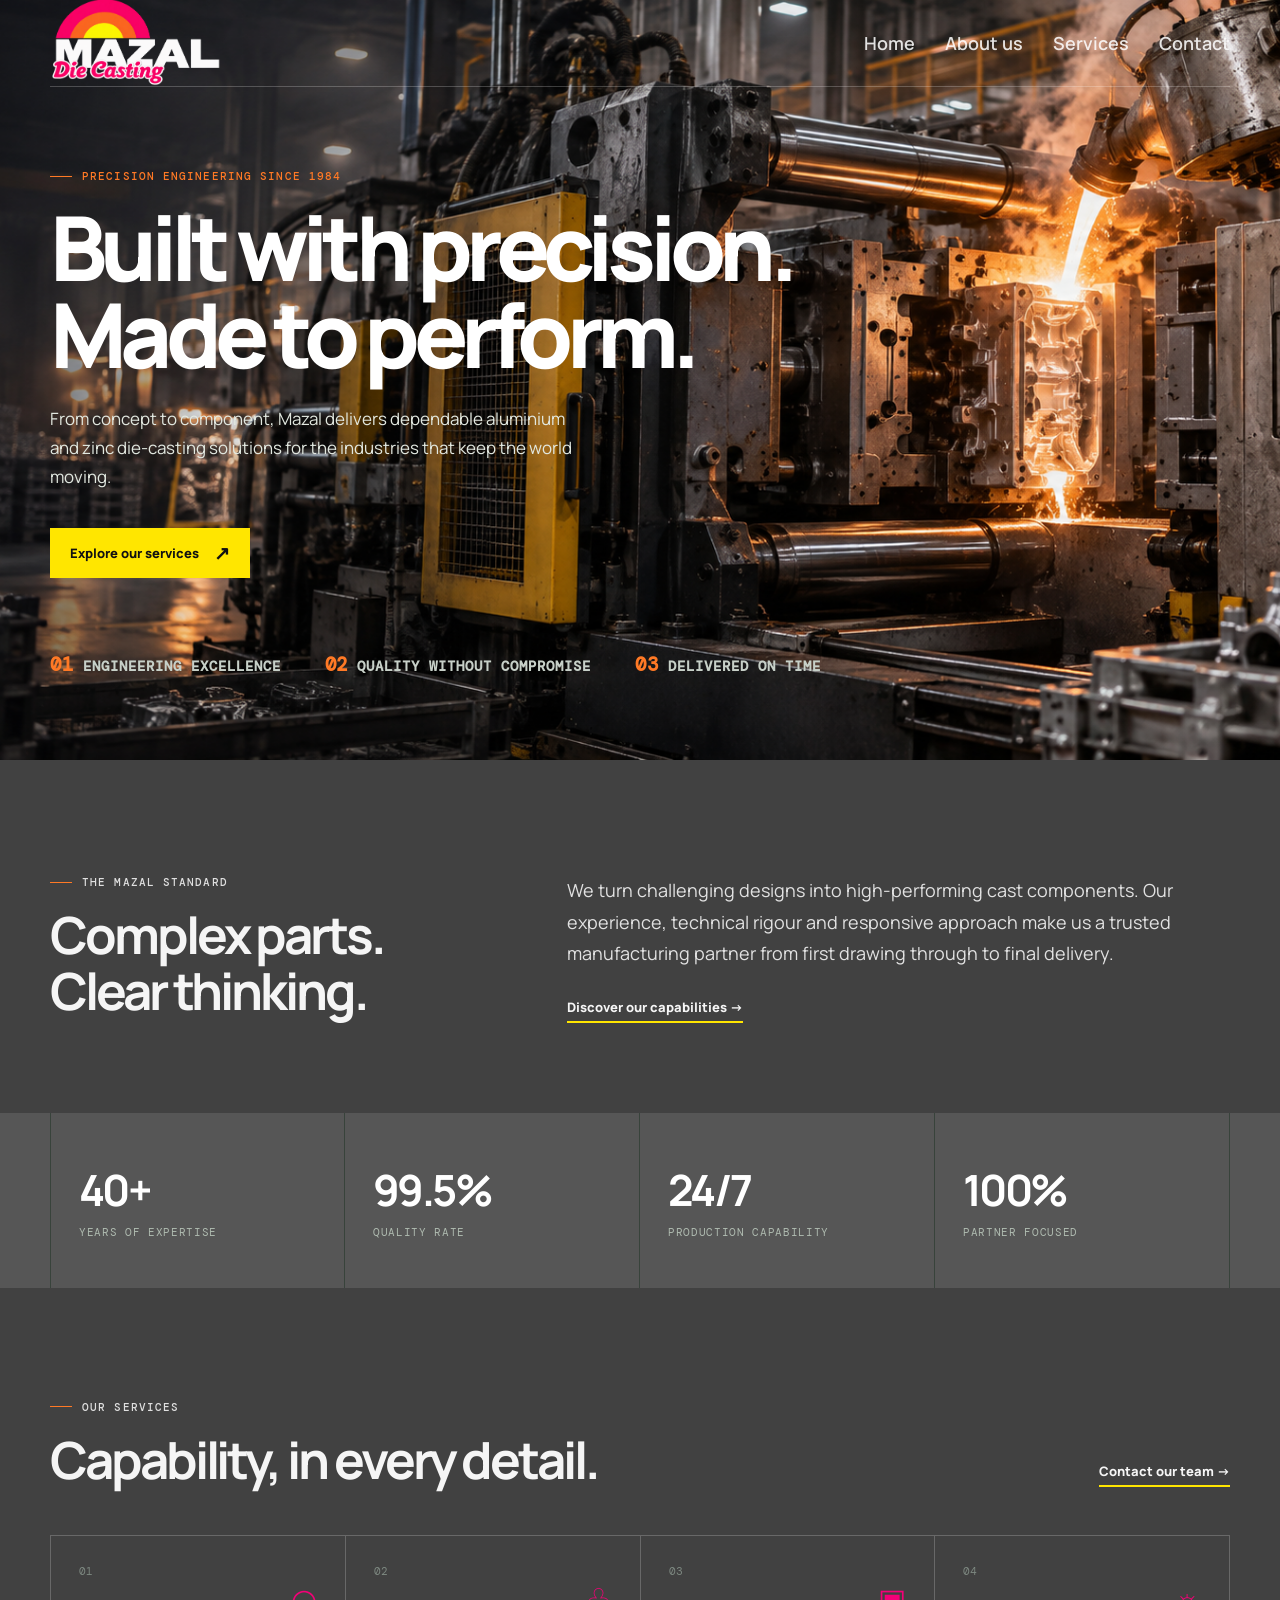
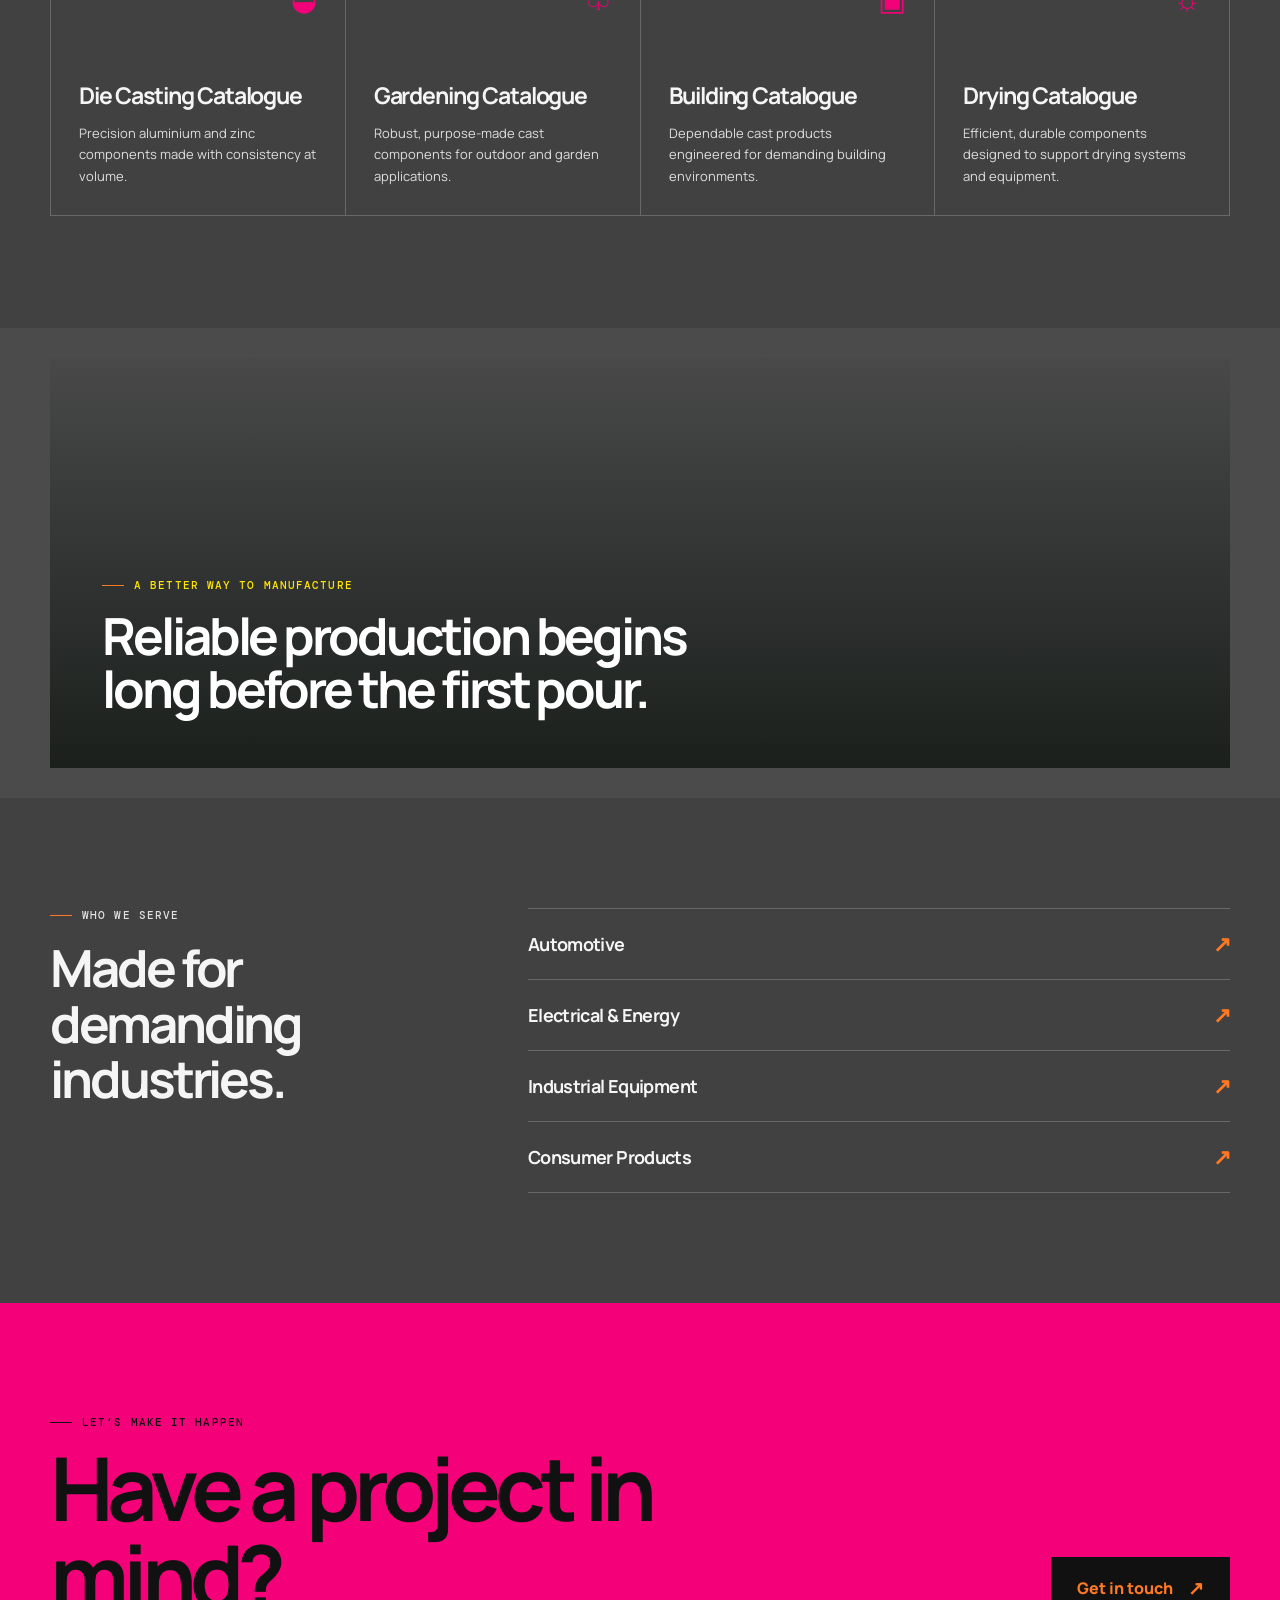
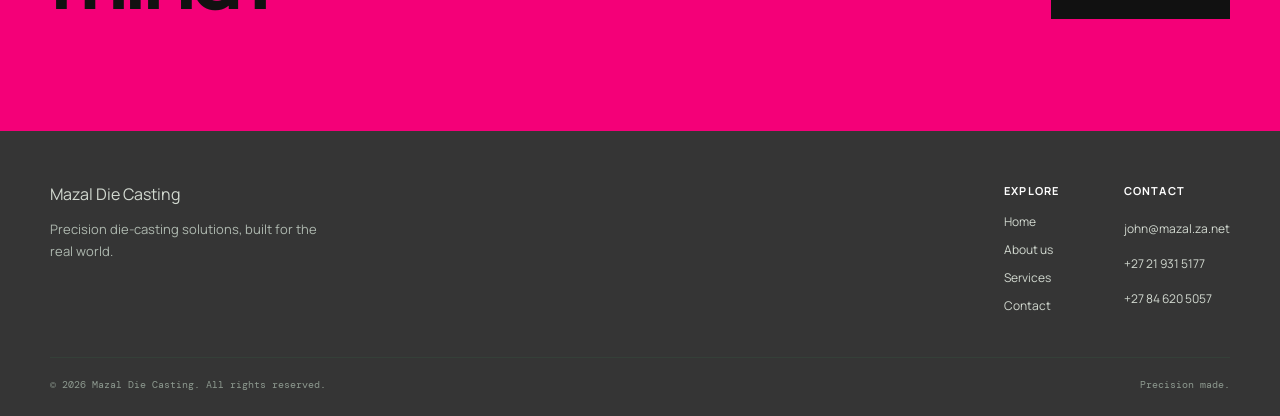
<file: index.html>
<!doctype html>
<html lang="en">
  <head>
    <meta charset="UTF-8" />
    <meta name="viewport" content="width=device-width, initial-scale=1.0" />
    <meta name="description" content="Mazal Die Casting — precision aluminium and zinc die casting solutions." />
    <title>Mazal Die Casting | Precision Made</title>
    <link rel="preconnect" href="https://fonts.googleapis.com" />
    <link rel="preconnect" href="https://fonts.gstatic.com" crossorigin />
    <link href="https://fonts.googleapis.com/css2?family=DM+Mono:wght@400;500&family=Manrope:wght@400;500;600;700;800&display=swap" rel="stylesheet" />
    <style>
:root {
  --ink: #f5f5f5;
  --paper: #414141;
  --white: #fff;
  --lime: #ffe600;
  --pink: #f40078;
  --orange: #ff7925;
  --steel: #6b6b6b;
  --line: #686868;
  --dark: #4a4a4a;
}
* {
  box-sizing: border-box;
}
html {
  scroll-behavior: smooth;
}
body {
  margin: 0;
  background: var(--paper);
  color: var(--ink);
  font-family: Manrope,Arial,sans-serif;
}
a {
  color: inherit;
  text-decoration: none;
}
.wrap {
  width: min(1180px, calc(100% - 48px));
  margin: auto;
}
.eyebrow {
  display: flex;
  gap: 10px;
  align-items: center;
  color: #e0e0e0;
  font: 500 11px/1.3 "DM Mono",monospace;
  text-transform: uppercase;
  letter-spacing: .1em;
}
.eyebrow:before {
  content: "";
  width: 22px;
  height: 1px;
  background: var(--orange);
}
header {
  position: absolute;
  width: 100%;
  z-index: 5;
  color: white;
}
.nav {
  height: 87px;
  display: flex;
  align-items: center;
  justify-content: space-between;
  border-bottom: 1px solid rgba(255,255,255,.22);
}
.logo { display: inline-flex; align-items: center; }
.logo img { display: block; width: 175px; height: auto; }
nav {
  display: flex;
  align-items: center;
  gap: 30px;
  font-size: 18px;
  font-weight: 600;
}
nav a {
  opacity: .86;
  transition: .2s;
}
nav a:hover {
  opacity: 1;
  color: var(--lime)
}
.nav-button {
  padding: 11px 17px;
  background: var(--lime);
  color: var(--ink)!important;
  opacity: 1!important
}
.menu {
  display: none;
  border: 0;
  background: none;
  color: #fff;
  font-size: 24px;
  cursor: pointer;
}
.hero {
  min-height: 760px;
  display: flex;
  align-items: flex-end;
  padding: 154px 0 68px;
  color: #fff;
  background: url('assets/hero-die-casting-machine.png') center/cover;
}
.hero-content {
  max-width: 790px
}
.hero h1 {
  font-size: clamp(48px,7vw,92px);
  line-height: .98;
  letter-spacing: -.075em;
  margin: 19px 0 27px;
  font-weight: 800
}
.hero p {
  max-width: 530px;
  font-size: 17px;
  line-height: 1.7;
  color: #e2e8e0;
  margin: 0 0 36px
}
.cta {
  display: inline-flex;
  gap: 15px;
  align-items: center;
  background: var(--lime);
  color: #111;
  font-weight: 800;
  font-size: 13px;
  padding: 16px 20px;
  transition: .2s
}
.cta:hover {
  transform: translateY(-3px);
  box-shadow: 0 8px 24px #0004
}
.arrow {
  font-size: 19px;
  line-height: 0
}
.hero-bottom {
  margin-top: 74px;
  display: flex;
  gap: 44px;
  font: 600 14px "DM Mono",monospace;
  text-transform: uppercase;
  letter-spacing: .07em;
  color: #c7d0c8
}
.hero-bottom b {
  color: var(--orange);
  font-size: 19px;
  font-weight: 700
}
.hero .eyebrow { color: var(--orange)!important; }
.intro {
  padding: 115px 0 90px;
  display: grid;
  grid-template-columns: 1fr 1.55fr;
  gap: 90px;
}
.intro h2,.section-title {
  font-size: clamp(32px,4vw,54px);
  line-height: 1.08;
  letter-spacing: -.06em;
  margin: 18px 0 0
}
.intro p {
  font-size: 18px;
  line-height: 1.75;
  margin: 0;
  color: #e1e1e1
}
.text-link {
  display: inline-flex;
  margin-top: 28px;
  font-size: 13px;
  font-weight: 800;
  border-bottom: 2px solid var(--lime);
  padding-bottom: 5px
}
.stats {
  background: #565656;
  color: #fff
}
.stat-grid {
  display: grid;
  grid-template-columns: repeat(4,1fr)
}
.stat {
  padding: 47px 28px;
  border-right: 1px solid #38433b
}
.stat:first-child {
  border-left: 1px solid #38433b
}
.stat strong {
  display: block;
  font-size: 43px;
  letter-spacing: -.06em
}
.stat span {
  font: 11px "DM Mono",monospace;
  text-transform: uppercase;
  color: #afbbb0;
  letter-spacing: .06em
}
.services {
  padding: 112px 0
}
.section-head {
  display: flex;
  justify-content: space-between;
  align-items: end;
  margin-bottom: 48px
}
.service-grid {
  display: grid;
  grid-template-columns: repeat(4,1fr);
  border-top: 1px solid var(--line);
  border-left: 1px solid var(--line)
}
.service {
  min-height: 280px;
  padding: 28px;
  border-right: 1px solid var(--line);
  border-bottom: 1px solid var(--line);
  display: flex;
  flex-direction: column;
  transition: transform .25s ease,box-shadow .25s ease
}
.service:hover {
  transform: translateY(-9px);
  box-shadow: 0 16px 28px rgba(0,0,0,.28);
  position: relative;
  z-index: 1
}
.service-num {
  font: 11px "DM Mono",monospace;
  color: #7d8880
}
.service h3 {
  font-size: 23px;
  letter-spacing: -.05em;
  margin: auto 0 12px
}
.service p {
  font-size: 13px;
  line-height: 1.65;
  color: #dedede;
  margin: 0
}
.service-icon {
  font-size: 30px;
  color: var(--pink);
  text-align: right
}
.feature {
  background: #4b4b4b;
  padding: 30px 0
}
.feature-inner {
  min-height: 410px;
  padding: 52px;
  display: flex;
  align-items: flex-end;
  background: linear-gradient(0deg,rgba(11,18,14,.76),rgba(11,18,14,.04)),url('https://images.unsplash.com/photo-1537462715879-360eeb61a0ad?auto=format&fit=crop&w=1800&q=85') center/cover;
  color: #fff
}
.feature h2 {
  font-size: clamp(31px,4vw,54px);
  line-height: 1.05;
  letter-spacing: -.06em;
  max-width: 670px;
  margin: 16px 0 0
}
.industries {
  padding: 110px 0;
  display: grid;
  grid-template-columns: .85fr 1.5fr;
  gap: 80px
}
.industry-list {
  border-top: 1px solid var(--line)
}
.industry {
  display: flex;
  justify-content: space-between;
  align-items: center;
  padding: 20px 0;
  border-bottom: 1px solid var(--line);
  font-size: 18px;
  font-weight: 700;
  letter-spacing: -.035em
}
.industry span {
  color: var(--orange);
  font-size: 22px
}
.contact {
  background: var(--pink);
  color: #111;
  padding: 112px 0
}
.contact-inner {
  display: flex;
  justify-content: space-between;
  align-items: end;
  gap: 30px
}
.contact h2 {
  font-size: clamp(52px,7vw,88px);
  line-height: 1;
  letter-spacing: -.07em;
  margin: 14px 0 0;
  max-width: 760px
}
.contact .cta {
  background: #111;
  color: var(--orange);
  font-size: 16px;
  padding: 20px 26px;
  white-space: nowrap
}
.contact .eyebrow { color: #111!important; }
.contact .eyebrow:before { background: #111; }
footer {
  background: #353535;
  color: #d2d9d0;
  padding: 52px 0 25px
}
.footer-top {
  display: flex;
  justify-content: space-between;
  gap: 20px;
  padding-bottom: 43px
}
.footer-top p {
  font-size: 13px;
  line-height: 1.7;
  color: #aeb8af;
  max-width: 270px
}
.footer-links {
  display: flex;
  gap: 65px
}
.footer-links div {
  display: grid;
  gap: 11px;
  font-size: 12px
}
.footer-links strong {
  color: #fff;
  font-size: 11px;
  text-transform: uppercase;
  letter-spacing: .1em;
  margin-bottom: 4px
}
.footer-bottom {
  border-top: 1px solid #344038;
  padding-top: 20px;
  display: flex;
  justify-content: space-between;
  font: 10px "DM Mono",monospace;
  color: #8d998f
}
@media(max-width:900px) and (min-width:701px) {
  .service-grid {
    grid-template-columns: 1fr 1fr
  }
}
@media(max-width:700px) {
  .wrap {
    width: min(100% - 34px,1180px)
  }
  .nav {
    height: 70px
  }
  nav {
    display: none
  }
  .menu {
    display: block
  }
  .hero {
    min-height: 660px;
    padding: 135px 0 38px;
    background-position: 63% center
  }
  .hero h1 {
    font-size: 55px
  }
  .hero p {
    font-size: 15px
  }
  .hero-bottom {
    margin-top: 55px;
    gap: 16px;
    flex-wrap: wrap;
    font-size: 11px
  }
  .intro,.industries {
    grid-template-columns: 1fr;
    gap: 35px;
    padding: 75px 0
  }
  .intro p {
    font-size: 16px
  }
  .stat-grid {
    grid-template-columns: 1fr 1fr
  }
  .stat {
    padding: 28px 17px;
    border-bottom: 1px solid #38433b
  }
  .stat:nth-child(3) {
    border-left: 1px solid #38433b
  }
  .stat strong {
    font-size: 32px
  }
  .services {
    padding: 75px 0
  }
  .section-head {
    align-items: start
  }
  .section-head .text-link {
    display: none
  }
  .service-grid {
    grid-template-columns: 1fr
  }
  .service {
    min-height: 195px
  }
  .feature {
    padding: 18px 0
  }
  .feature-inner {
    min-height: 350px;
    padding: 28px
  }
  .contact {
    padding: 82px 0
  }
  .contact-inner,.footer-top {
    align-items: flex-start;
    flex-direction: column
  }
  .footer-links {
    gap: 42px
  }
  .footer-bottom {
    gap: 15px;
    flex-direction: column
  }
  .mobile-nav {
    display: flex!important;
    position: absolute;
    top: 70px;
    left: 0;
    right: 0;
    padding: 22px 24px;
    background: var(--dark);
    flex-direction: column;
    align-items: flex-start;
    gap: 20px
  }
  .mobile-nav .nav-button {
    width: 100%;
    text-align: center
  }
}
    </style>
  </head>
  <body>
    <header>
      <div class="wrap nav">
        <a class="logo" href="#top" aria-label="Mazal Die Casting"><img src="assets/MazalDieCastingLogoWhite.png" alt="" onerror="this.style.display='none'" /></a>
        <nav id="nav">
          <a href="#top">Home</a>
          <a href="about.html">About us</a>
          <a href="#services">Services</a>
          <a href="#contact">Contact</a>
        </nav>
        <button class="menu" aria-label="Open menu" onclick="document.getElementById('nav').classList.toggle('mobile-nav')">☰</button>
      </div>
    </header>
    <main id="top">
      <section class="hero">
        <div class="wrap">
          <div class="eyebrow" style="color:var(--lime)">Precision engineering since 1984</div>
          <div class="hero-content">
            <h1>Built with precision.<br>Made to perform.</h1>
            <p>From concept to component, Mazal delivers dependable aluminium and zinc die-casting solutions for the industries that keep the world moving.</p>
            <a class="cta" href="#services">Explore our services <span class="arrow">↗</span>
          </a>
        </div>
        <div class="hero-bottom">
          <span>
            <b>01</b> Engineering excellence</span>
            <span>
              <b>02</b> Quality without compromise</span>
              <span>
                <b>03</b> Delivered on time</span>
              </div>
            </div>
          </section>
          <section class="wrap intro" id="about">
            <div>
              <div class="eyebrow">The Mazal standard</div>
              <h2>Complex parts.<br>Clear thinking.</h2>
            </div>
            <div>
              <p>We turn challenging designs into high-performing cast components. Our experience, technical rigour and responsive approach make us a trusted manufacturing partner from first drawing through to final delivery.</p>
              <a class="text-link" href="#services">Discover our capabilities →</a>
            </div>
          </section>
          <section class="stats">
            <div class="wrap stat-grid">
              <div class="stat">
                <strong>40+</strong>
                <span>Years of expertise</span>
              </div>
              <div class="stat">
                <strong>99.5%</strong>
                <span>Quality rate</span>
              </div>
              <div class="stat">
                <strong>24/7</strong>
                <span>Production capability</span>
              </div>
              <div class="stat">
                <strong>100%</strong>
                <span>Partner focused</span>
              </div>
            </div>
          </section>
          <section class="wrap services" id="services">
            <div class="section-head">
              <div>
                <div class="eyebrow">Our services</div>
                <h2 class="section-title">Capability, in every detail.</h2>
              </div>
              <a class="text-link" href="#contact">Contact our team →</a>
            </div>
            <div class="service-grid">
              <a class="service" href="die-casting.html">
                <div class="service-num">01</div>
                <div class="service-icon">◒</div>
            <h3>Die Casting Catalogue</h3>
                <p>Precision aluminium and zinc components made with consistency at volume.</p>
              </a>
              <a class="service" href="gardening.html">
                <div class="service-num">02</div>
                <div class="service-icon">♧</div>
            <h3>Gardening Catalogue</h3>
                <p>Robust, purpose-made cast components for outdoor and garden applications.</p>
              </a>
              <a class="service" href="building.html">
                <div class="service-num">03</div>
                <div class="service-icon">▣</div>
            <h3>Building Catalogue</h3>
                <p>Dependable cast products engineered for demanding building environments.</p>
              </a>
              <a class="service" href="drying.html">
                <div class="service-num">04</div>
                <div class="service-icon">☼</div>
            <h3>Drying Catalogue</h3>
                <p>Efficient, durable components designed to support drying systems and equipment.</p>
              </a>
            </div>
          </section>
          <section class="feature">
            <div class="wrap feature-inner">
              <div>
                <div class="eyebrow" style="color:var(--lime)">A better way to manufacture</div>
                <h2>Reliable production begins long before the first pour.</h2>
              </div>
            </div>
          </section>
          <section class="wrap industries" id="industries">
            <div>
              <div class="eyebrow">Who we serve</div>
              <h2 class="section-title">Made for demanding industries.</h2>
            </div>
            <div class="industry-list">
              <div class="industry">Automotive <span>↗</span>
            </div>
            <div class="industry">Electrical & Energy <span>↗</span>
          </div>
          <div class="industry">Industrial Equipment <span>↗</span>
        </div>
        <div class="industry">Consumer Products <span>↗</span>
      </div>
    </div>
  </section>
  <section class="contact" id="contact">
    <div class="wrap contact-inner">
      <div>
        <div class="eyebrow" style="color:#536315">Let’s make it happen</div>
        <h2>Have a project in mind?</h2>
      </div>
      <a class="cta" href="mailto:info@mazaldiecasting.com">Get in touch <span class="arrow">↗</span>
    </a>
  </div>
</section>
</main>
<footer>
  <div class="wrap">
    <div class="footer-top">
      <div>
        <span class="footer-name">Mazal Die Casting</span>
        <p>Precision die-casting solutions, built for the real world.</p>
      </div>
      <div class="footer-links">
        <div>
          <strong>Explore</strong>
            <a href="#top">Home</a>
            <a href="about.html">About us</a>
          <a href="#services">Services</a>
          <a href="#contact">Contact</a>
        </div>
        <div>
          <strong>Contact</strong>
          <a href="mailto:john@mazal.za.net">john@mazal.za.net</a>
          <a href="tel:+27 21 931 5177">+27 21 931 5177</a>
          <a href="cell:+27 84 620 5057">+27 84 620 5057</a>
        </div>
      </div>
    </div>
    <div class="footer-bottom">
      <span>© 2026 Mazal Die Casting. All rights reserved.</span>
      <span>Precision made.</span>
    </div>
  </div>
</footer>
</body>
</html>
</file>
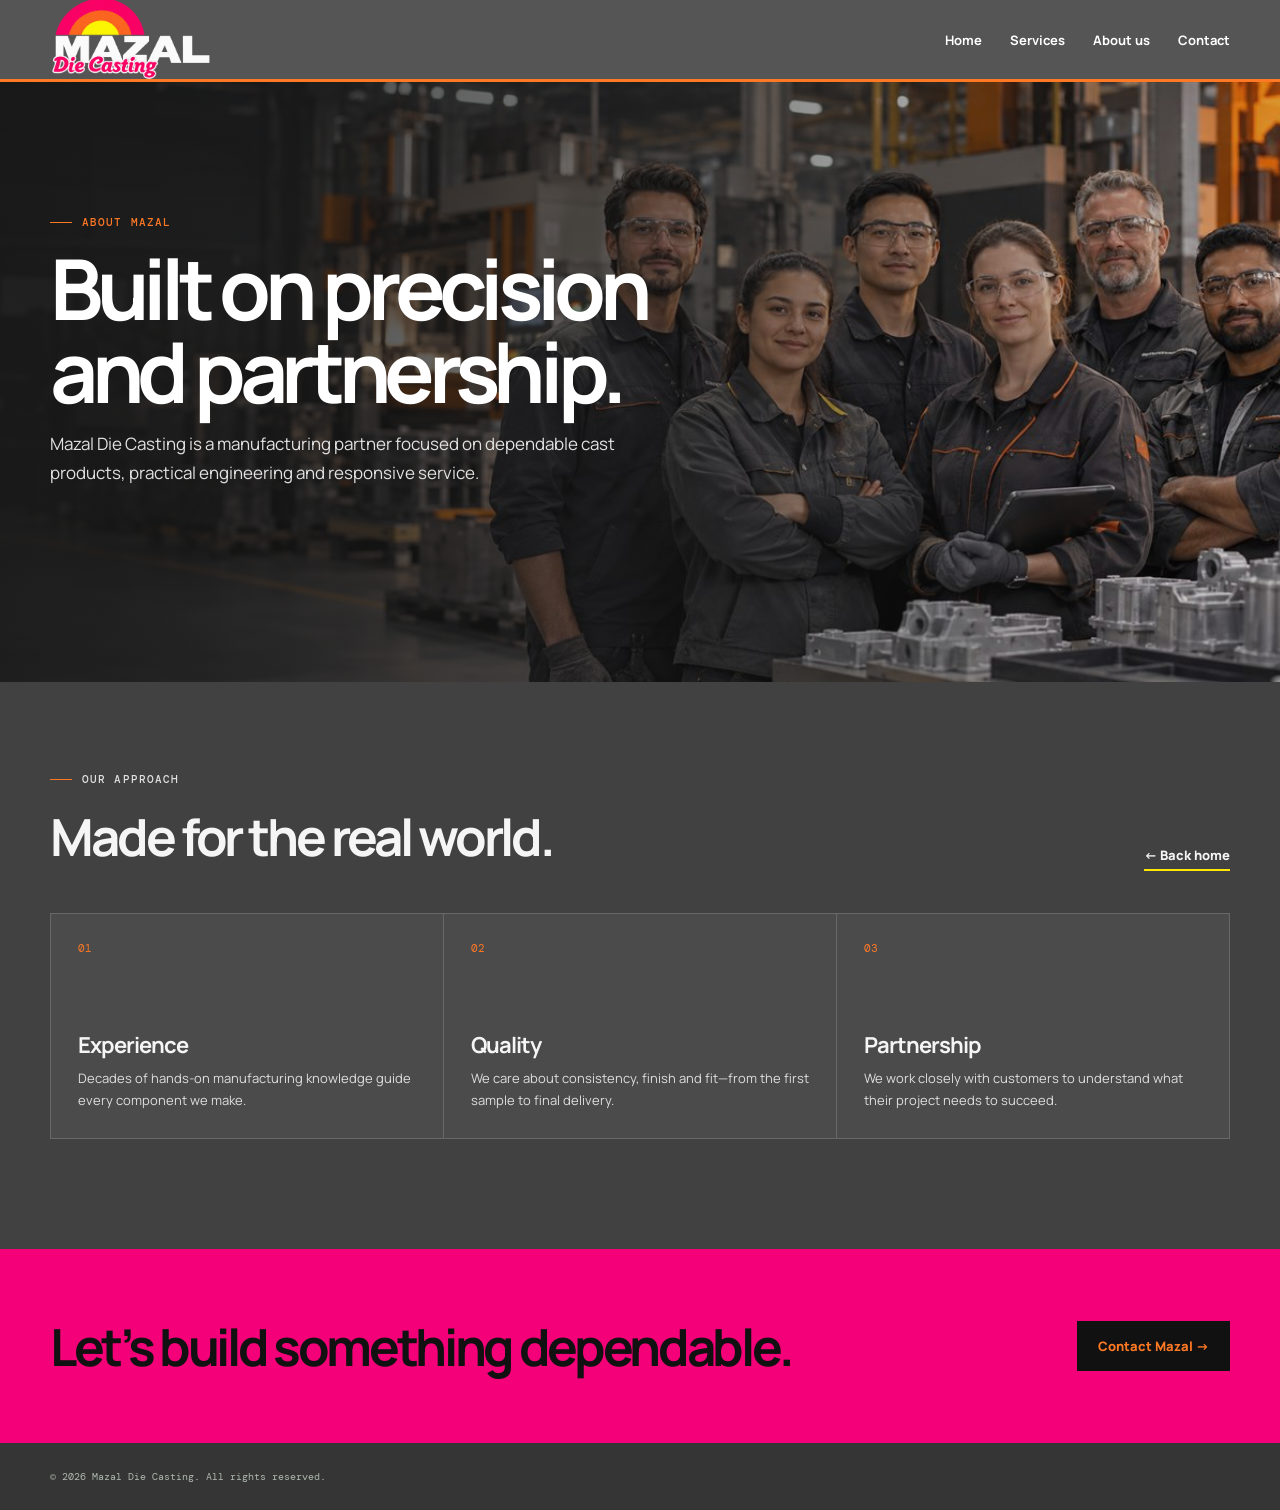
<file: about.html>
<!doctype html>
<html lang="en">
  <head>
    <meta charset="UTF-8" />
    <meta name="viewport" content="width=device-width, initial-scale=1.0" />
    <meta name="description" content="Learn about Mazal Die Casting." />
    <title>About Us | Mazal Die Casting</title>
    <link rel="preconnect" href="https://fonts.googleapis.com" />
    <link rel="preconnect" href="https://fonts.gstatic.com" crossorigin />
    <link href="https://fonts.googleapis.com/css2?family=DM+Mono&family=Manrope:wght@400;500;600;700;800&display=swap" rel="stylesheet" />
    <link rel="stylesheet" href="service-pages.css" />
    <style>
      .about-hero {
        background: linear-gradient(90deg,rgba(25,25,25,.86) 0%,rgba(25,25,25,.63) 43%,rgba(25,25,25,.15) 100%),url('[data-uri]') center/cover;
      }
    </style>
  </head>
  <body>
    <header class="wrap nav">
      <a class="logo" href="index.html" aria-label="Mazal Die Casting"><img src="assets/MazalDieCastingLogoWhite.png" alt="" onerror="this.style.display='none'" /></a>
      <nav><a href="index.html">Home</a><a href="index.html#services">Services</a><a href="about.html">About us</a><a href="index.html#contact">Contact</a></nav>
    </header>
    <main>
      <section class="hero about-hero"><div class="wrap"><div class="eyebrow" style="color:var(--lime)">About Mazal</div><h1>Built on precision and partnership.</h1><p>Mazal Die Casting is a manufacturing partner focused on dependable cast products, practical engineering and responsive service.</p></div></section>
      <section class="wrap products">
        <div class="heading"><div><div class="eyebrow">Our approach</div><h2>Made for the real world.</h2></div><a class="back" href="index.html">← Back home</a></div>
        <div class="grid">
          <article class="product"><span class="num">01</span><h3>Experience</h3><p>Decades of hands-on manufacturing knowledge guide every component we make.</p></article>
          <article class="product"><span class="num">02</span><h3>Quality</h3><p>We care about consistency, finish and fit—from the first sample to final delivery.</p></article>
          <article class="product"><span class="num">03</span><h3>Partnership</h3><p>We work closely with customers to understand what their project needs to succeed.</p></article>
        </div>
      </section>
    </main>
    <section class="contact"><div class="wrap contact-inner"><h2>Let’s build something dependable.</h2><a class="button" href="index.html#contact">Contact Mazal →</a></div></section>
    <footer><div class="wrap">© 2026 Mazal Die Casting. All rights reserved.</div></footer>
  </body>
</html>
</file>
<file: service-pages.css>
:root {
  --ink: #f5f5f5;
  --paper: #414141;
  --lime: #ffe600;
  --pink: #f40078;
  --orange: #ff7925;
  --line: #686868;
  --dark: #4a4a4a
}
* {
  box-sizing: border-box
}
body {
  margin: 0;
  background: var(--paper);
  color: var(--ink);
  font-family: Manrope,Arial,sans-serif
}
a {
  color: inherit;
  text-decoration: none
}
.wrap {
  width: min(1180px,calc(100% - 48px));
  margin: auto
}
.nav {
  width: 100%;
  max-width: none;
  margin: 0;
  height: 82px;
  display: flex;
  justify-content: space-between;
  align-items: center;
  padding: 0 max(24px,calc((100vw - 1180px) / 2));
  background: #555;
  color: #fff;
  border-bottom: 3px solid var(--orange)
}
.logo { display: inline-flex; align-items: center; }
.logo img { display: block; width: 165px; height: auto; }
nav {
  display: flex;
  gap: 28px;
  font-size: 13px;
  font-weight: 700
}
nav a:hover {
  color: var(--pink)
}
.eyebrow {
  display: flex;
  align-items: center;
  gap: 10px;
  color: #e0e0e0;
  font: 500 11px 'DM Mono',monospace;
  text-transform: uppercase;
  letter-spacing: .1em
}
.eyebrow:before {
  content: '';
  width: 22px;
  height: 1px;
  background: var(--orange)
}
.hero {
  padding: 100px 0 72px;
  background: #555;
  color: #fff
}
.hero .eyebrow { color: var(--orange)!important; }
.hero h1 {
  max-width: 720px;
  margin: 18px 0 18px;
  font-size: clamp(48px,7vw,84px);
  line-height: .98;
  letter-spacing: -.075em
}
.hero p {
  max-width: 610px;
  color: #e1e1e1;
  line-height: 1.7;
  font-size: 17px
}
.about-hero {
  min-height: 600px;
  display: flex;
  align-items: end;
  background: linear-gradient(90deg,rgba(25,25,25,.86) 0%,rgba(25,25,25,.63) 43%,rgba(25,25,25,.15) 100%),url('assets/about-team-mockup.png') center/cover;
}
.about-hero .wrap {
  padding-bottom: 72px
}
.team-showcase {
  padding: 76px 0 0
}
.team-showcase-heading {
  display: flex;
  justify-content: space-between;
  align-items: end;
  gap: 30px;
  margin-bottom: 26px
}
.team-showcase-heading p {
  max-width: 420px;
  margin: 0;
  color: #dedede;
  font-size: 15px;
  line-height: 1.65
}
.team-photo-frame {
  overflow: hidden;
  border: 1px solid var(--line);
  background: #303030
}
.team-photo-frame img {
  display: block;
  width: 100%;
  height: min(39vw,470px);
  min-height: 280px;
  object-fit: cover;
  object-position: center
}
.products {
  padding: 90px 0 110px
}
.heading {
  display: flex;
  justify-content: space-between;
  align-items: end;
  gap: 20px;
  margin-bottom: 42px
}
.heading h2 {
  margin: 15px 0 0;
  font-size: clamp(34px,4vw,53px);
  letter-spacing: -.06em
}
.back {
  font-size: 13px;
  font-weight: 800;
  border-bottom: 2px solid var(--lime);
  padding-bottom: 5px
}
.grid {
  display: grid;
  grid-template-columns: repeat(3,1fr);
  border-top: 1px solid var(--line);
  border-left: 1px solid var(--line)
}
.product {
  min-height: 225px;
  display: flex;
  flex-direction: column;
  justify-content: end;
  padding: 27px;
  border-right: 1px solid var(--line);
  border-bottom: 1px solid var(--line);
  background: #4b4b4b;
  transition: transform .25s ease,box-shadow .25s ease
}
.product img {
  width: calc(100% + 54px);
  height: 155px;
  display: block;
  object-fit: cover;
  margin: -27px -27px 18px;
  border-bottom: 1px solid var(--line)
}
.product:hover {
  transform: translateY(-7px);
  box-shadow: 0 15px 26px rgba(0,0,0,.28);
  position: relative;
  z-index: 1
}
.num {
  color: var(--orange);
  font: 11px 'DM Mono',monospace;
  margin-bottom: auto
}
.product h3 {
  font-size: 22px;
  letter-spacing: -.045em;
  margin: 16px 0 8px
}
.product p {
  font-size: 13px;
  color: #dedede;
  line-height: 1.65;
  margin: 0
}
.contact {
  padding: 62px 0;
  background: var(--pink);
  color: #111
}
.contact .eyebrow { color: #111!important; }
.contact .eyebrow:before { background: #111; }
.contact-inner {
  display: flex;
  justify-content: space-between;
  align-items: center;
  gap: 25px
}
.contact h2 {
  font-size: clamp(32px,4vw,52px);
  letter-spacing: -.065em;
  margin: 0
}
.button {
  background: #111;
  color: var(--orange);
  padding: 16px 21px;
  font-size: 13px;
  font-weight: 800;
  white-space: nowrap
}
footer {
  padding: 27px 0;
  background: #353535;
  color: #aeb8af;
  font: 10px 'DM Mono',monospace
}
@media(max-width:700px) {
  .wrap {
    width: min(100% - 34px,1180px)
  }
  .nav {
    height: 70px
  }
  nav {
    gap: 14px;
    font-size: 11px
  }
  .hero {
    padding: 76px 0 55px
  }
  .about-hero {
    min-height: 510px;
    background-position: 60% center
  }
  .about-hero .wrap {
    padding-bottom: 45px
  }
  .hero p {
    font-size: 15px
  }
  .team-showcase {
    padding-top: 54px
  }
  .team-showcase-heading {
    align-items: start;
    flex-direction: column;
    gap: 14px
  }
  .team-photo-frame img {
    height: 300px
  }
  .products {
    padding: 65px 0
  }
  .heading {
    align-items: start;
    flex-direction: column
  }
  .grid {
    grid-template-columns: 1fr
  }
  .product {
    min-height: 175px
  }
  .contact-inner {
    align-items: flex-start;
    flex-direction: column
  }
}
</file>
